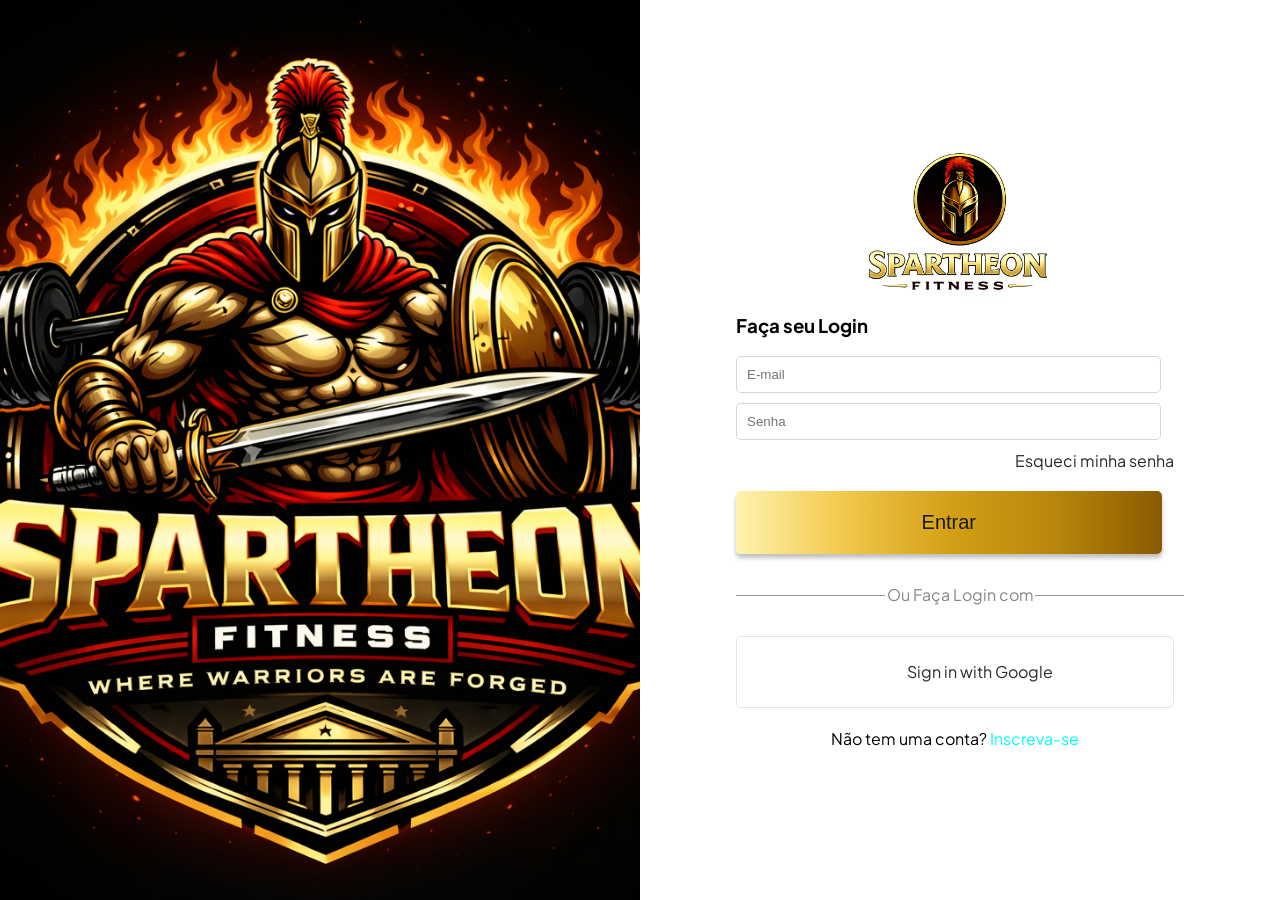
<file: index.html>
<!DOCTYPE html>
<html lang="pt-BR">
<head>
    <meta charset="UTF-8">
    <meta name="viewport" content="width=device-width, initial-scale=1.0">
    <title>Login</title>

    <link rel="icon" href="public/icone.png" type="image/x-icon">
    <link rel="stylesheet" href="Estilo.css">
</head>

<body>
    <div class="login-container">

        <div class="login-text"></div>

        <div class="login-form">
            <div class="login-form-content">

                <img src="public/name-academia.png" width="200">
                <h3>Faça seu Login</h3>           

                <!-- ✅ FORM CORRIGIDO -->
               <form id="loginForm">
                    <input type="text" id="email" placeholder="E-mail">
                    <input type="password" id="senha" placeholder="Senha">

                    <a href="#">Esqueci minha senha</a>

                    <button type="submit">Entrar</button>
                </form>

                <!-- ✅ MENSAGEM -->
                <div id="loginMessage" style="margin-top:10px;"></div>

                <div class="login-form-divider">
                    <div> Ou Faça Login com </div>
                </div>

                <a href="#" id="login-form-google">
                    <div id="Google-container"> 
                        <div class="Google-icon"></div>
                        <span id="Google-sign-in">Sign in with Google</span>
                    </div> 
                </a>

                <div class="login-form-subscribe">
                    Não tem uma conta? <a href="cad.html">Inscreva-se</a>
                </div>

            </div>
        </div>
    </div>

    <script src="script-log.js"></script>
</body>
</html>
</file>
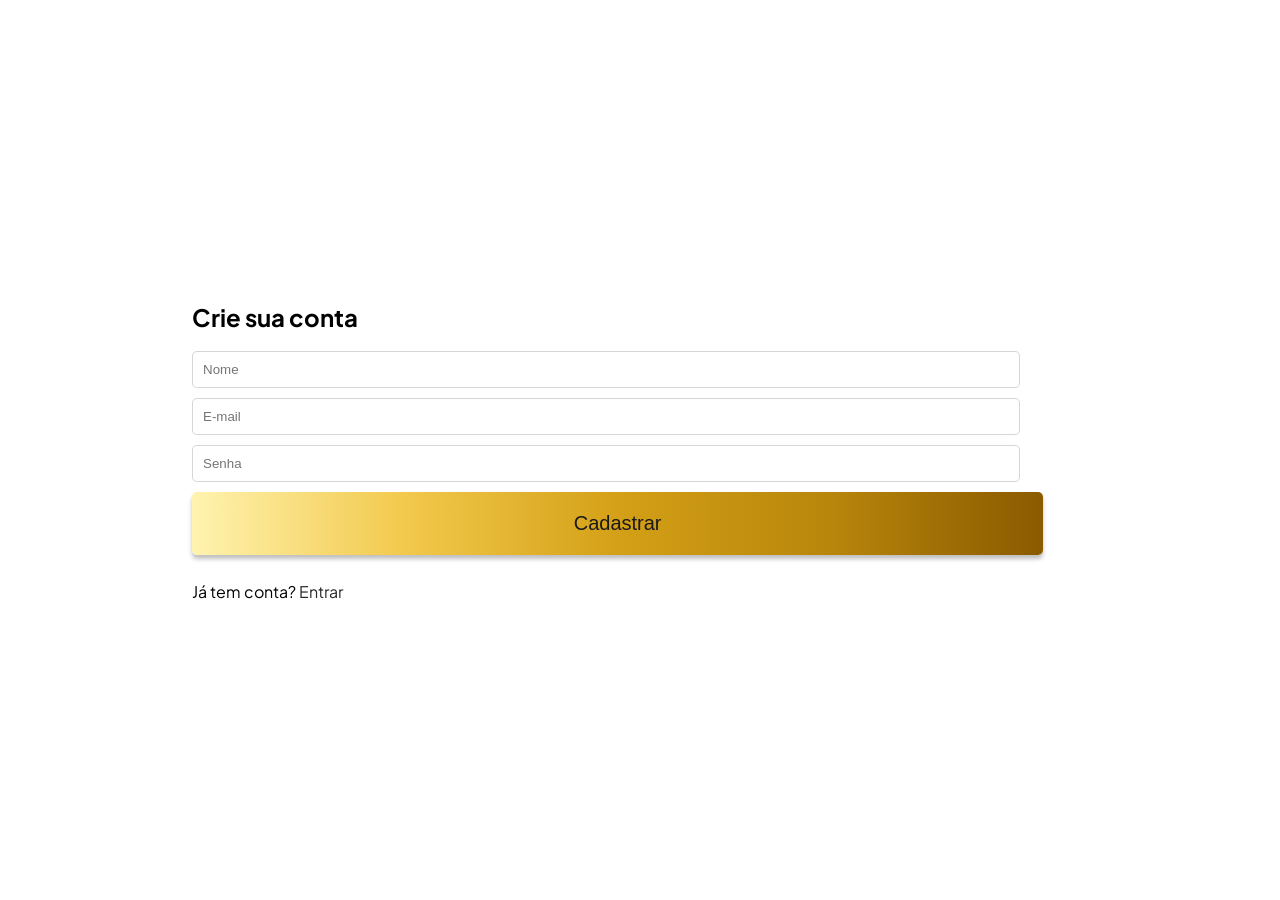
<file: cad.html>
<!DOCTYPE html>
<html lang="pt-BR">
<head>
  <meta charset="UTF-8">
  <title>Cadastro</title>
  <link rel="stylesheet" href="Estilo.css">
</head>
<body>

<div class="login-container">
  <div class="login-form">
    <div class="login-form-content">

      <h2>Crie sua conta</h2>

      <form id="registerForm">
  <input type="text" id="nome" placeholder="Nome">
  <input type="email" id="email" placeholder="E-mail">
  <input type="password" id="senha" placeholder="Senha">

  <button type="submit">Cadastrar</button>
</form>

<div id="registerMessage"></div>

      <p>Já tem conta? <a href="login.html">Entrar</a></p>

    </div>
  </div>
</div>

<script src="cadastro.js"></script>

</body>
</html>
</file>
<file: Estilo.css>
/* Import the Roboto font from Google Fonts */
@import url('https://fonts.googleapis.com/css2?family=Plus+Jakarta+Sans:wght@200;400;700&family=Ubuntu&display=swap');

body {
    display: flex;
    justify-content:center;
    align-items: center;
     background-color: #fff;
     margin: 0;
     font-family: 'Plus Jakarta Sans',sans-serif;
}
.login-container {
                  display: flex;
                  width: 100vw;
                  height: 100vh;
                  overflow: hidden;
}

.login-text {
           display: flex;
           flex: 1;
           width: 100vw;
          
           background-image: url(public/logo.png);
           background-position: center;
           background-repeat: no-repeat;
           background-size: cover;
           color:#fff;
           text-shadow: 4px 4px 4px #00000040;
          
}
@keyframes fogo {
  0% { filter: brightness(1); }
  50% { filter: brightness(1.4); }
  100% { filter: brightness(1); }
}

.login-text {
  animation: fogo 2s infinite ease-in-out;
}
.login-text-content h2 {
                 margin: 10px;
                font-size: 39px;
    
}
.login-text-content p {
                        font-size: 25px;
                        margin: 10px;
}


.login-form {
           display: flex;
           align-items: center;
           justify-content: center;
           height: 100vh;          
           flex: 1;
}




.login-form-content { 
        display: flex;
        flex-direction: column;               
           align-items: stretch;
        justify-content: center;
           min-width: 70%;

}

.login-form-content img {
    align-self: center;
    width: 290px;
}
.login-form-content a {
    align-self: flex-end;
    text-decoration: none;
    color: rgb(41, 41, 41);
    margin-right: 10px;
    margin-bottom: 20px;
}

.login-form-content a:hover {
             color: aqua;
}

.login-form-content form {
        display: flex;
        flex-direction: column;               
           align-items: flex-start;
    }


form input {
     width: 90%;
     margin-bottom: 10px;
     padding: 10px;
     border: 1px solid #cccc;
     border-radius: 5px;
}

form button {
     width: 95%;
     margin-bottom: 10px;
     padding: 20px 0;
     align-self: stretch;
     cursor: pointer;
     font-size: 20px;
     border-radius: 5px;
    color: #1A1A1A;
    border: none;
  background: linear-gradient(
  90deg,
  #FFF3B0 0%,
  #F2C94C 25%,
  #D4A017 50%,
  #B8860B 75%,
  #8A5A00 100%
);
     box-shadow: 0px 4px 4px rgba(0, 0, 0, 0.25);
}

form button:hover {
     
  background: linear-gradient(
  90deg,
  #FFB347 100%,
  #FF8C00 60%,
  #FF4500 30%,
  #B22222 0%
)
}

.login-form-divider {
    columns: rgb(146, 146, 146);
         border-bottom: solid 1px rgb(146, 146, 146);
         align-items: stretch;
}

.login-form-divider div {
           position: relative;
           width: 150px;
           top: 10px;
           left:calc(50% - 75px);
           text-align: center;
           color: #888787;
           background-color: white;                 
}

#login-form-google  {
         width: 100%;
         display: flex;
         margin-top: 40px;
        align-items: center;
       justify-content: center;
     
          
}

#Google-container {
       display: flex;
       align-items: center;
       justify-content: center;
       width: 100%;
       height: 30px;
       border: solid 1px #e6e4e4;
       border-radius: 5px;
       padding: 20px;
       margin-left: 10px;
}

.Google-icon {
    margin: 10px;
    display: inline;
    width: 30px;
    height: 30px;
    background-image: url(https://tse2.mm.bing.net/th/id/OIP.F2MBax0hCXmy2D5miflWuQHaHa?rs=1&pid=ImgDetMain&o=7&rm=3 );
    background-size: 30px;
}



.login-form-subscribe {
      align-self: center;
     
}
.login-form-subscribe a  {
         color: aqua;
}

.login-form-subscribe a:hover {
          color: #0702ff;
}


@media (max-width: 768px) {

    .login-container {
        flex-direction: column;
       
    }

    .login-text {
         flex: 1;
        
    }

    .login-text-content h2 {
        font-size: 25px;
    }

    .login-text-content p {
        font-size: 18px;
    }

    .login-form {
        flex: 3;
    }
     .login-form-content { 
           min-width: 90%;
   
    }
 }
</file>
